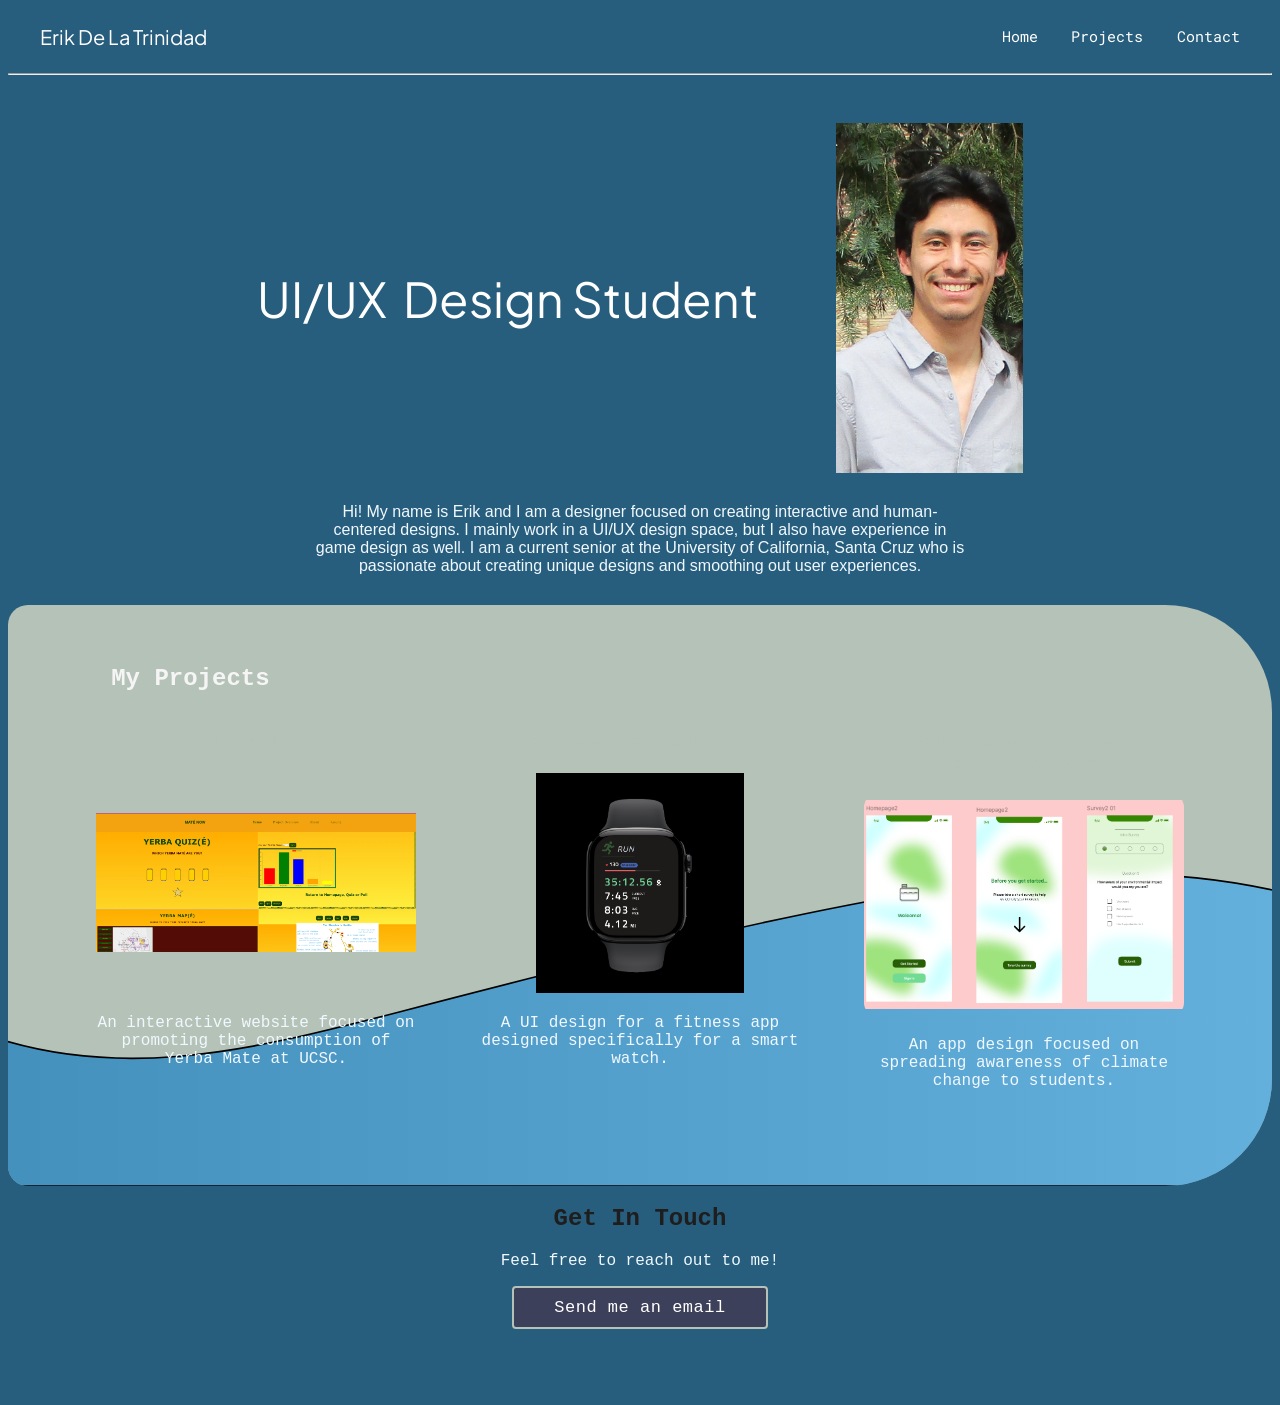
<file: index.html>
<!DOCTYPE html>
<html lang="en">
<head>
  <meta charset="UTF-8">
  <meta name="viewport" content="width=device-width, initial-scale=1.0">
  <title>Erik De La Trinidad</title>

<link rel="apple-touch-icon" sizes="180x180" href="img/favicon_io/apple-touch-icon.png">
<link rel="icon" type="image/png" sizes="32x32" href="img/favicon_io/favicon-32x32.png">
<link rel="icon" type="image/png" sizes="16x16" href="img/favicon_io/favicon-16x16.png">
<link rel="manifest" href="img/favicon_io/site.webmanifest">

<link rel="preconnect" href="https://fonts.googleapis.com">
<link rel="preconnect" href="https://fonts.gstatic.com" crossorigin>
<link href="https://fonts.googleapis.com/css2?family=Roboto+Mono:ital,wght@0,100..700;1,100..700&display=swap" rel="stylesheet">

<link rel="preconnect" href="https://fonts.googleapis.com">
<link rel="preconnect" href="https://fonts.gstatic.com" crossorigin>
<link href="https://fonts.googleapis.com/css2?family=Plus+Jakarta+Sans:ital,wght@0,200..800;1,200..800&display=swap" rel="stylesheet">

  <link rel="stylesheet" href="main.css">
  <script src="main.js" defer></script>
  
</head>
<body>
  <header>
    <nav>
      <div class="logo">Erik De La Trinidad</div>
      <div>
        <a href="#home">Home</a>
        <a href="#projects">Projects</a>
        <a href="#contact">Contact</a>
      </div>
    </nav>
  </header>
  <hr>
  

  <section class="intro" id="home">
    <div class="hero-top">
      <h1>UI/UX&nbsp; Design Student</h1>
      <img class="image" src="img/headshot.JPG" alt="Erik De La Trinidad">
    </div>
    <p>Hi! My name is Erik and I am a designer focused on creating interactive and human-centered designs. I mainly work in a UI/UX design space, but I also have experience in game design as well. I am a current senior at the University of California, Santa Cruz who is passionate about creating unique designs and smoothing out user experiences.
    </p>
  </section>

  <section class="sectioncontainer" id="projects">
    <img class="wave" src="img/wave.svg">
    <h2 id="projecttext">My Projects</h2>
    <div class="projects">
      <div class="project-card">
        <h3>MATE NOW</h3>
        <a href="project1.html">
          <img class="projectimg" src="img/Yerbaimage.png" alt="Mate Now project image">
        </a>
        <p>An interactive website focused on promoting the consumption of Yerba Mate at UCSC.</p>
      </div>
      <div class="project-card">
        <h3>Fitness App Watch UI</h3>
        <a href="project2.html">
          <img class="projectimg" src="img/smartwatch.png" alt="Fitness App Watch UI project image">
        </a>
        <p>A UI design for a fitness app designed specifically for a smart watch.</p>
      </div>
      <div class="project-card">
        <h3>OnClimate - Student Education App </h3>
        <a href="project3.html">
          <img class="projectimg" src="img/ucscprojectimg2.png" id="ucsc" alt="Student Education App project image">
        </a>
        <p>An app design focused on spreading awareness of climate change to students.</p>
      </div>
    </div>
  </section>

  <section class="sectioncontainer" id="contact">
    <h2>Get In Touch</h2>
    <p>Feel free to reach out to me!</p>
    <p><a href="https://mail.google.com/mail/?view=cm&fs=1&to=dltrinidad.erik@gmail.com" target="_blank" rel="noopener">Send me an email</a></p>
  </section>

  <footer>

  </footer>
</body>
</html>
</file>
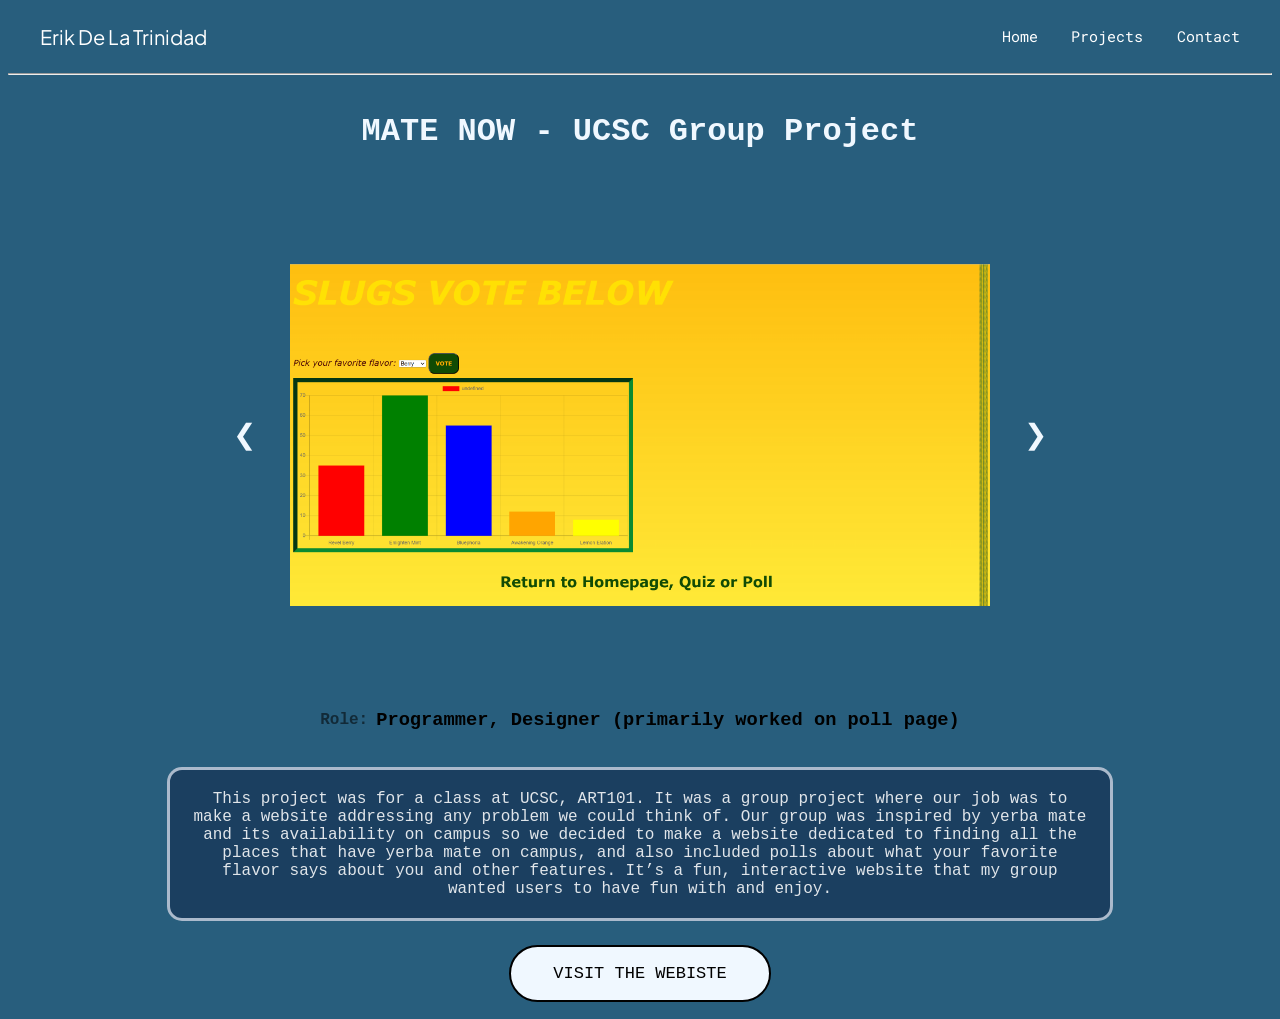
<file: project1.html>
<!DOCTYPE html>
<html lang="en">
<head>
  <meta charset="UTF-8">
  <meta name="viewport" content="width=device-width, initial-scale=1.0">
  <title>My Portfolio</title>
  <link rel="preconnect" href="https://fonts.googleapis.com">
  <link rel="preconnect" href="https://fonts.gstatic.com" crossorigin>
  <link href="https://fonts.googleapis.com/css2?family=Roboto+Mono:ital,wght@0,100..700;1,100..700&display=swap" rel="stylesheet">


  <link rel="preconnect" href="https://fonts.googleapis.com">
  <link rel="preconnect" href="https://fonts.gstatic.com" crossorigin>
  <link href="https://fonts.googleapis.com/css2?family=Plus+Jakarta+Sans:ital,wght@0,200..800;1,200..800&display=swap" rel="stylesheet">

  <link rel="stylesheet" href="main.css">
  <script src="main.js" defer></script>
</head>
<body>
  <header>
    <nav>
      <div class="logo">Erik De La Trinidad</div>
      <div>
        <a href="index.html">Home</a>
        <a href="index.html#projects">Projects</a>
        <a href="index.html#contact">Contact</a>
      </div>
    </nav>
  </header>
  <hr>
  <main>
    <h1 id="headerp3">MATE NOW - UCSC Group Project</h1>

    
      <div class="slideshow">
        <button class="slide-arrow slide-prev" aria-label="Previous image">&#10094;</button>
        <div class="slide-track">
          <img class="slide-img active" src="img/yimage2.png" alt="MATE NOW screenshot 1">
          <img class="slide-img" src="img/yimage3.png" alt="MATE NOW screenshot 2">
          <img class="slide-img" src="img/yimage4.png" alt="MATE NOW screenshot 3">
        </div>
        <button class="slide-arrow slide-next" aria-label="Next image">&#10095;</button>
      </div>

      <div class="description3">
        <div class="role3">
        <h4>Role:</h4>
        <h3>Programmer, Designer (primarily worked on poll page)</h3>
        </div>

        <p>
        This project was for a class at UCSC, ART101. It was a group project where our job was to make
        a website addressing any problem we could think of. Our group was inspired by yerba mate and
        its availability on campus so we decided to make a website dedicated to finding all the places
        that have yerba mate on campus, and also included polls about what your favorite flavor says
        about you and other features. It’s a fun, interactive website that my group wanted users to have
        fun with and enjoy.
        </p>

        <a href="https://austinmetalgearslug.github.io/Group_15_Project/mainpage/index.html" target="_blank">Visit the Webiste</a>

      </div>
  </main>
</body>
</html>
</file>
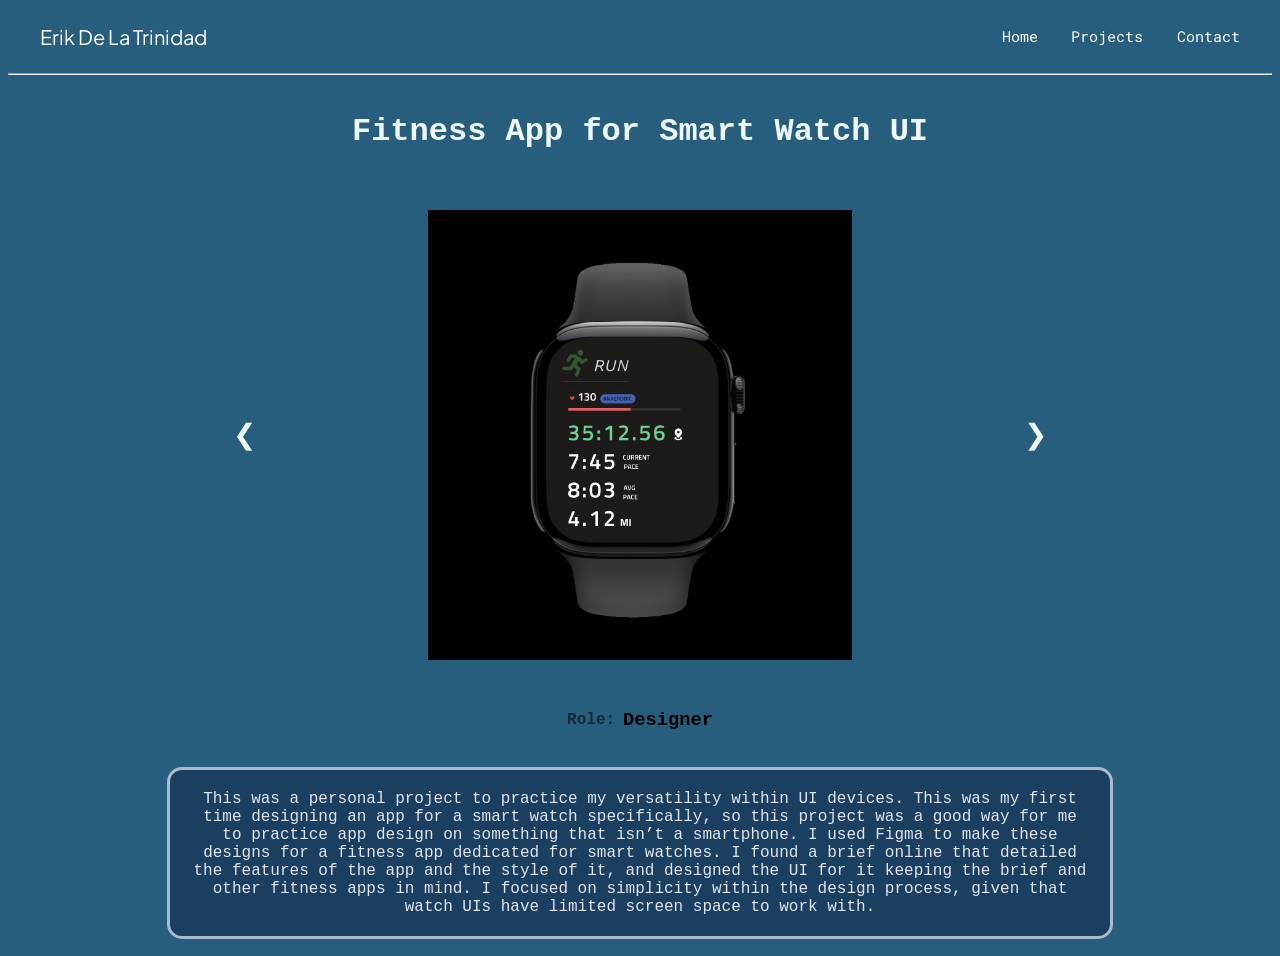
<file: project2.html>
<!DOCTYPE html>
<html lang="en">
<head>
  <meta charset="UTF-8">
  <meta name="viewport" content="width=device-width, initial-scale=1.0">
  <title>My Portfolio</title>
  <link rel="preconnect" href="https://fonts.googleapis.com">
  <link rel="preconnect" href="https://fonts.gstatic.com" crossorigin>
  <link href="https://fonts.googleapis.com/css2?family=Roboto+Mono:ital,wght@0,100..700;1,100..700&display=swap" rel="stylesheet">


  <link rel="preconnect" href="https://fonts.googleapis.com">
  <link rel="preconnect" href="https://fonts.gstatic.com" crossorigin>
  <link href="https://fonts.googleapis.com/css2?family=Plus+Jakarta+Sans:ital,wght@0,200..800;1,200..800&display=swap" rel="stylesheet">

  <link rel="stylesheet" href="main.css">
  <script src="main.js" defer></script>
</head>
<body>
  <header>
    <nav>
      <div class="logo">Erik De La Trinidad</div>
      <div>
        <a href="index.html">Home</a>
        <a href="index.html#projects">Projects</a>
        <a href="index.html#contact">Contact</a>
      </div>
    </nav>
  </header>
  <hr>
 
  <main>
    <h1 id="headerp2">Fitness App for Smart Watch UI</h1>

    
      <div class="slideshow">
        <button class="slide-arrow slide-prev" aria-label="Previous image">&#10094;</button>
        <div class="slide-track">
          <img class="slide-img active" src="img/smartwatch.png" alt="MATE NOW screenshot 1">
          <img class="slide-img" src="img/smartwatch2.png" alt="Watch UI screenshot 2">
          <img class="slide-img" src="img/smartwatch3.png" alt="Watch UI screenshot 3">
          <img class="slide-img" src="img/smartwatch4.png" alt="Watch UI screenshot 4">
        </div>
        <button class="slide-arrow slide-next" aria-label="Next image">&#10095;</button>
      </div>

      </div>

      <div class="description3">
        <div class="role3">
        <h4>Role:</h4>
        <h3>Designer</h3>
        </div>

        <p>
        This was a personal project to practice my versatility within UI devices. This was my first time designing an app for a smart watch specifically, so this project was a good way for me to practice app design on something that isn’t a smartphone.

        I used Figma to make these designs for a fitness app dedicated for smart watches. I found a brief online that detailed the features of the app and the style of it, and designed the UI for it keeping the brief and other fitness apps in mind. I focused on simplicity within the design process, given that watch UIs have limited screen space to work with.
        </p>

  </main>
</body>
</html>
</file>
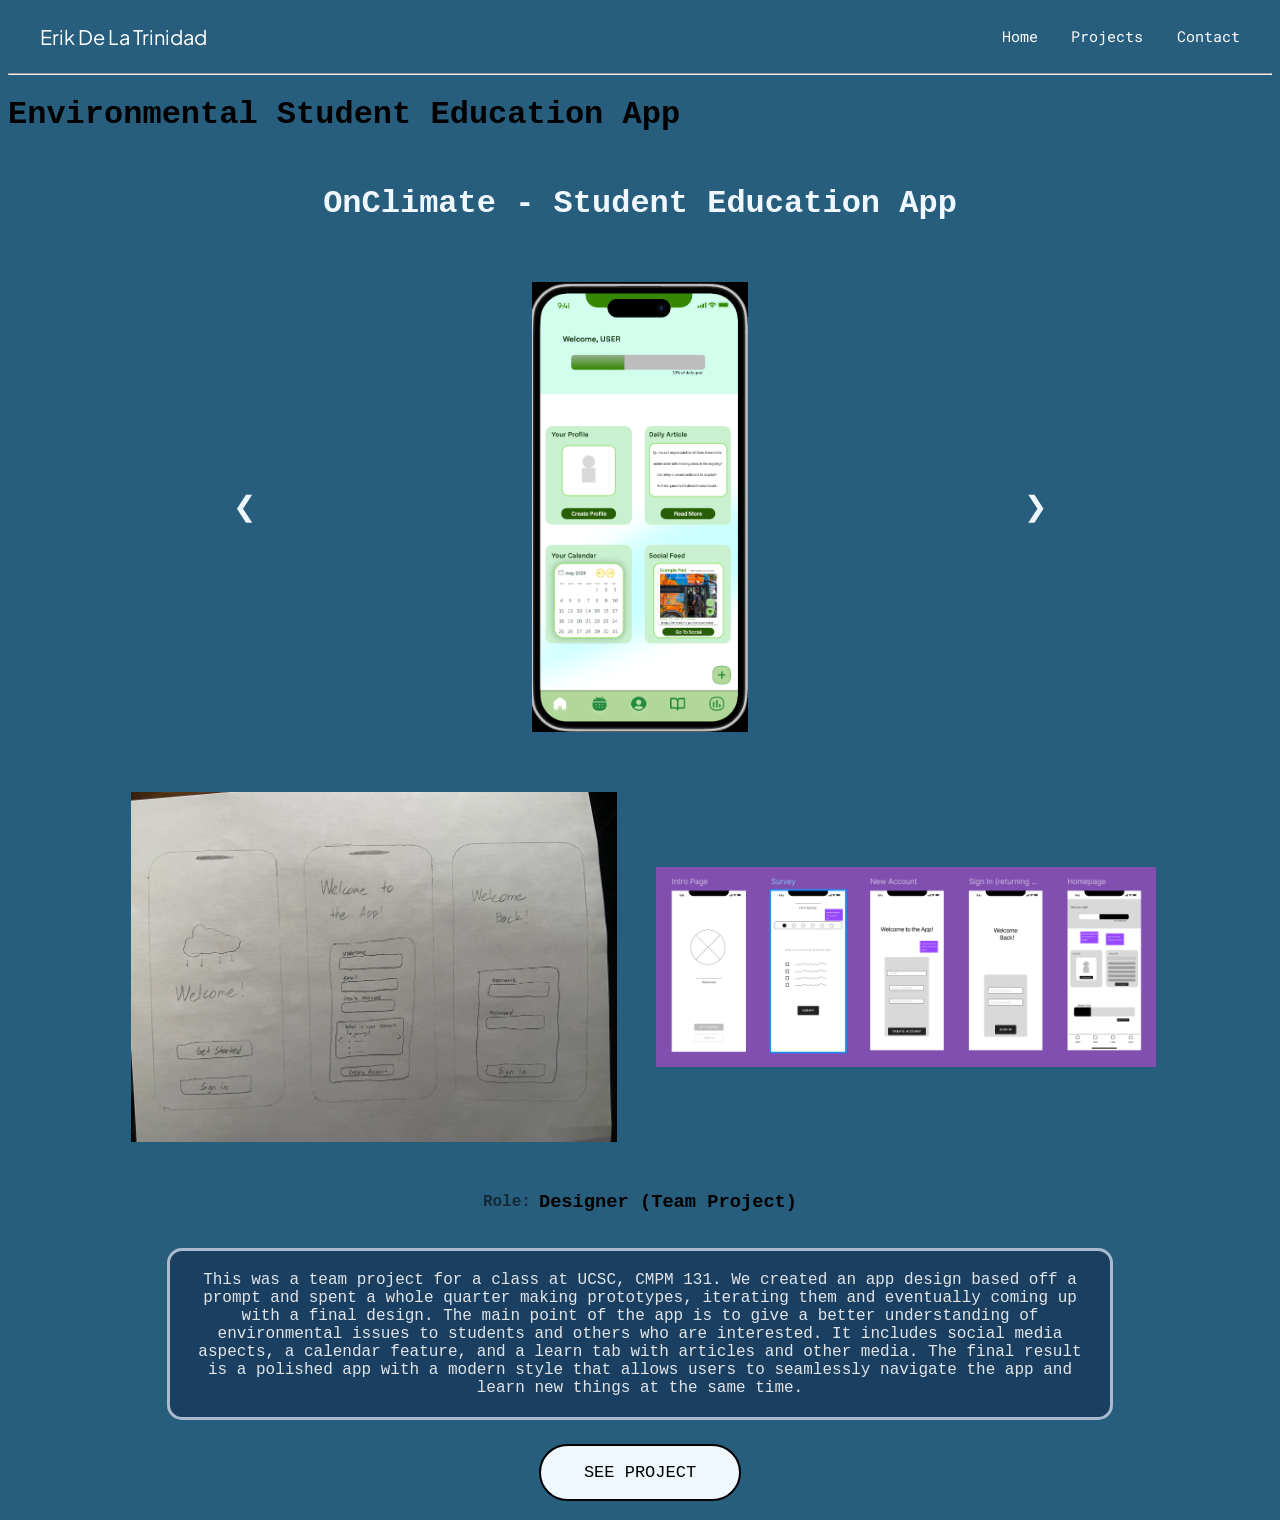
<file: project3.html>
<!DOCTYPE html>
<html lang="en">
<head>
  <meta charset="UTF-8">
  <meta name="viewport" content="width=device-width, initial-scale=1.0">
  <title>My Portfolio</title>
  <link rel="preconnect" href="https://fonts.googleapis.com">
  <link rel="preconnect" href="https://fonts.gstatic.com" crossorigin>
  <link href="https://fonts.googleapis.com/css2?family=Roboto+Mono:ital,wght@0,100..700;1,100..700&display=swap" rel="stylesheet">


  <link rel="preconnect" href="https://fonts.googleapis.com">
  <link rel="preconnect" href="https://fonts.gstatic.com" crossorigin>
  <link href="https://fonts.googleapis.com/css2?family=Plus+Jakarta+Sans:ital,wght@0,200..800;1,200..800&display=swap" rel="stylesheet">

  <link rel="stylesheet" href="main.css">
  <script src="main.js" defer></script>
</head>
<body>
  <header>
    <nav>
      <div class="logo">Erik De La Trinidad</div>
      <div>
        <a href="index.html">Home</a>
        <a href="index.html#projects">Projects</a>
        <a href="index.html#contact">Contact</a>
      </div>
    </nav>
  </header>
  <hr>
  <main>
    <h1>Environmental Student Education App</h1>
    <h1 id="headerp3">OnClimate - Student Education App</h1>

    
      <div class="slideshow">
        <button class="slide-arrow slide-prev" aria-label="Previous item">&#10094;</button>
        <div class="slide-track">
          <img class="slide-img active" src="img/ucscprojectimg01.png" alt="OnClimate app home screen mockup">
          <video class="slide-img" muted controls playsinline>
            <source src="img/figmaproto2.mp4" type="video/mp4">
          </video>
        </div>
        <button class="slide-arrow slide-next" aria-label="Next item">&#10095;</button>
      </div>

      <div class="image-second-row">
        <div class="img-wrap">
          <img src="img/wireframe.jpeg" alt="Hand-drawn paper wireframes for the onboarding flow">
        </div>
        <div class="img-wrap">
          <img src="img/ucscwireframe.png" alt="Digital wireframes for the onboarding and sign-in flow">
        </div>


      </div>

      <div class="description3">
        <div class="role3">
        <h4>Role:</h4> <h3>Designer (Team Project)</h3>
        </div>

        <p>
        This was a team project for a class at UCSC, CMPM 131. We created an app design based off a prompt and spent a whole quarter making prototypes, iterating them
         and eventually coming up with a final design. The main point of the app is to give a better understanding of environmental issues to students and others who are
          interested. It includes social media aspects, a calendar feature, and a learn tab with articles and other media.
          The final result is a polished app with a modern style that allows users to seamlessly navigate the app and learn
          new things at the same time.
        </p>

         <a href="https://www.figma.com/design/jAZYMgCfDWj0mFTPKwllKT/CMPM-131-G2-Project--Copy-?node-id=55-104&p=f&t=gVyllHCG4uCKnpBo-0" target="_blank">See Project</a>

      </div>
  </main>
</body>
</html>
</file>
<file: main.css>
html {
  scroll-behavior: smooth;
}

nav {
  display: flex;
  justify-content: space-between;
  align-items: center;
  padding: 1rem 2rem;
  color: white;
}

nav a {
  color: white;
  text-decoration: none;
  margin-left: 1.5rem;
  font-family: 'Roboto Mono', monospace;
  font-size: 0.95rem;
  transition: color 0.2s ease;
}

nav a:hover {
  color:black;
}

nav a.active {
  color: black;
  font-weight: 600;
}

body {
  background-color: #285e7d;
  font-family: 'Segoe UI', monospace;
}


.logo {
  font-family: 'Plus Jakarta Sans', 'Segoe UI', Tahoma, Geneva, Verdana, sans-serif;
  font-size: 20px;
  padding-right: 30px;
}

.intro {
  color: aliceblue;
  font-family: 'Segoe UI', Tahoma, Geneva, Verdana, sans-serif;
  text-align: center;
}

.intro h1 {
  font-family: 'Plus Jakarta Sans', 'Segoe UI', sans-serif;
  font-weight: 400;
  font-size: 48px;
  color: white;
  margin: 0;
}

.hero-top {
  display: flex;
  align-items: center;
  justify-content: center;
  gap: 6vw;
  flex-wrap: wrap;
  max-width: 1100px;
  margin: 0 auto;
  padding-top: 40px;
}

.intro p {
  padding: 30px;
  max-width: 650px;
  margin: 0 auto;
}

.image {
  width: 187px;
  height: 350px;
  object-fit: cover;
}

.projectimg {
  width: 100%;
  height: 220px;       /* Forces every image area to be the exact same height */
  object-fit: contain;  /* Prevents stretching; keeps the entire screenshot visible */
  border-radius: 12px;
}


.projects {
  display: flex;
  gap: 1.5rem;
  justify-content: center;
  flex-wrap: wrap;
  padding: 0;
  margin: 0 auto;
}

.project-card {
  border-radius: 18px;
  padding: 1.25rem;
  max-width: 320px;
  text-align: center;
  transition: opacity 0.6s ease, transform 0.6s ease;
}

.project-card.reveal-init {
  opacity: 0;
  transform: translateY(20px);
}

.project-card.reveal-init.is-visible {
  opacity: 1;
  transform: translateY(0);
}

@media (prefers-reduced-motion: reduce) {
  .project-card {
    transition: none;
  }
}

.project-card h3 {
  margin-top: 0;
  font-weight: bold;
}

.sectioncontainer {
  color: #b5c2b7;
}

#projects {
  position: relative;
  background-color: #b5c2b7;
  border-radius: 20px 107px 107px 20px;
  overflow: hidden;
  padding: 40px 5% 60px;
}

.wave {
  position: absolute;
  inset: 0;
  width: 100%;
  height: 100%;
  object-fit: cover;
  z-index: 0;
  pointer-events: none;
}

#projecttext,
.projects {
  position: relative;
  z-index: 1;
}

.sectioncontainer p {
  color:aliceblue;
}

.sectioncontainer a {
  transition: opacity 0.25s ease, box-shadow 0.25s ease;
}

.sectioncontainer a:hover {
  opacity: 0.5;
  filter: drop-shadow(0px 8px 12px rgba(0, 0, 0, 0.4));
}

#projecttext {
  margin-left: 40px;
  text-align: left;
  color: whitesmoke;
}

#contact {
  color:black;
  text-align: center;
}

#contact a {
  position: relative;
  font-size: 17px;
  text-decoration: none;
  padding: 10px 40px;
  display: inline-block;
  cursor: pointer;
  border-radius: 4px;
  transition: all 0.2s ease;
  border: 2px solid #b5c2b7;
  font-family: inherit;
  font-weight: 400;
  color: white;
  background-color: #3d405b;
  letter-spacing: 0.03em;
}

#contact a:hover {
  opacity: 1;
  background-color: #4a4e73;
  box-shadow: 0 8px 20px rgba(0, 0, 0, 0.25);
  transform: translateY(-2px);
}

.sectioncontainer h2 {
  color: rgb(30, 30, 30);
}

.description3 a {
  display: inline-block;
  margin-top: 1.5rem;
  font-size: 17px;
  text-transform: uppercase;
  text-decoration: none;
  padding: 1em 2.5em;
  cursor: pointer;
  border-radius: 6em;
  transition: all 0.2s;
  border: 2px solid black;
  font-family: inherit;
  font-weight: 500;
  color: black;
  background-color: aliceblue;
}

.description3 a:hover {
  transform: translateY(-3px);
  box-shadow: 0 10px 20px rgba(0, 0, 0, 0.2);
}


/* For project3 page */
.image-first-row {
  display: flex;
  gap: 10rem;
  justify-content: center;
  max-height: 600px;
  align-items: flex-start;
  padding-top: 30px;
  padding-bottom: 30px;
}

.image-second-row {
  display: flex;
  gap: 2rem;
  justify-content: center;
  align-items: flex-start;
  padding-top: 30px;
  padding-bottom: 30px;
}

.project3img {
  object-fit: contain;  /* ← move here, onto the element itself */
  max-height: 600px;
  width: auto;
}

.img-wrap {
  width: 500px;
  height: 350px;
}

.img-wrap img {
  width: 100%;
  height: 100%;
  object-fit: contain;
  display: block;
}

#headerp3 {
  text-align: center;
  margin: 0 auto;
  padding-bottom: 30px;
  padding-top: 30px;
  color: aliceblue;
}

.description3 {
  text-align: center;
}

.role3 {
  display: flex;
  justify-content: center;
  align-items: center;
  gap: 0.5rem;
  margin-bottom: 1rem;
}

.description3 p {
  margin: 0;
  text-align: center;
  border: 3px solid rgba(240, 245, 255, 0.68);
  border-radius: 15px;
  padding: 1.25rem;
  margin: 0 auto;
  max-width: 900px;
  background-color: rgba(5, 6, 45, 0.35);
  color: rgba(255, 255, 255, 0.868);
}

/* Watch UI page */
.watchuiimage {
  display: flex;
  gap: 5rem;
  justify-content: center;
  max-height: 600px;
  align-items: flex-start;
  padding-top: 30px;
  padding-bottom: 30px;
}

#headerp2 {
  text-align: center;
  margin: 0 auto;
  padding-bottom: 30px;
  padding-top: 30px;
  color: aliceblue;
}

#longimagep2 {
  max-width: 100%;
  width: 100%;
  height: auto;
  min-width: 0;
  border-radius: 12px;
}

/* Yerba Mate Page */
.mateimage {
  width: 400px;
  height: auto;
}

.slideshow {
  position: relative;
  display: flex;
  align-items: center;
  justify-content: center;
  gap: 1.5rem;
  max-width: 900px;
  margin: 0 auto;
  padding: 30px 0;
}

.slide-track {
  position: relative;
  width: 700px;
  max-width: 80vw;
  height: 450px;
  border-radius: 12px;
  overflow: hidden;
}

.slide-img {
  position: absolute;
  inset: 0;
  width: 100%;
  height: 100%;
  object-fit: contain;
  opacity: 0;
  transition: opacity 0.4s ease;
  pointer-events: none;
}

.slide-img.active {
  opacity: 1;
  pointer-events: auto;
}

.slide-arrow {
  flex-shrink: 0;
  background: none;
  border: none;
  color: aliceblue;
  font-size: 28px;
  line-height: 1;
  cursor: pointer;
  padding: 10px;
  transition: opacity 0.2s ease;
}

.slide-arrow:hover {
  opacity: 0.6;
}

h4 {
  color:rgba(0, 0, 0, 0.55);
}

/* Homepage responsiveness */
@media (max-width: 720px) {
  .intro h1 {
    font-size: 32px;
  }

  #projects {
    border-radius: 20px;
  }
}

footer {
  text-align: center;
  padding: 24px 20px;
  color: rgba(240, 248, 255, 0.5);
  font-size: 0.85rem;
}
</file>
